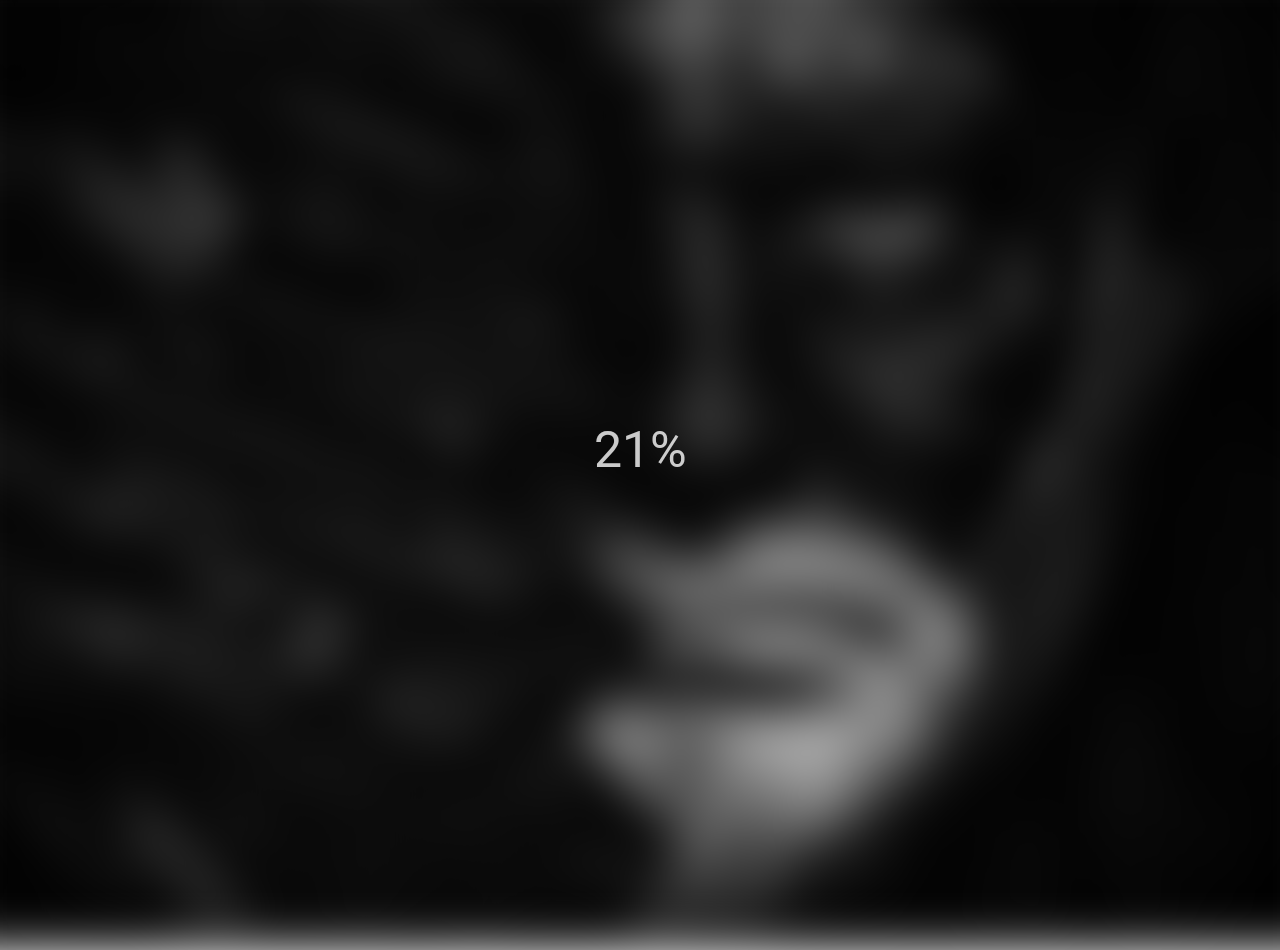
<file: blurry-loading/index.html>
<!DOCTYPE html>
<html lang="en">
  <head>
    <meta charset="UTF-8" />
    <meta name="viewport" content="width=device-width, initial-scale=1.0" />
    <title>Blurry Loading</title>
    <link
      rel="stylesheet"
      href="https://cdnjs.cloudflare.com/ajax/libs/font-awesome/5.15.2/css/all.min.css"
      integrity="sha512-HK5fgLBL+xu6dm/Ii3z4xhlSUyZgTT9tuc/hSrtw6uzJOvgRr2a9jyxxT1ely+B+xFAmJKVSTbpM/CuL7qxO8w=="
      crossorigin="anonymous"
    />
    <link rel="stylesheet" href="style.css" />
  </head>
  <body>
    <section class="bg"></section>
    <div class="loading-text">0%</div>

    <script src="script.js"></script>
  </body>
</html>
</file>
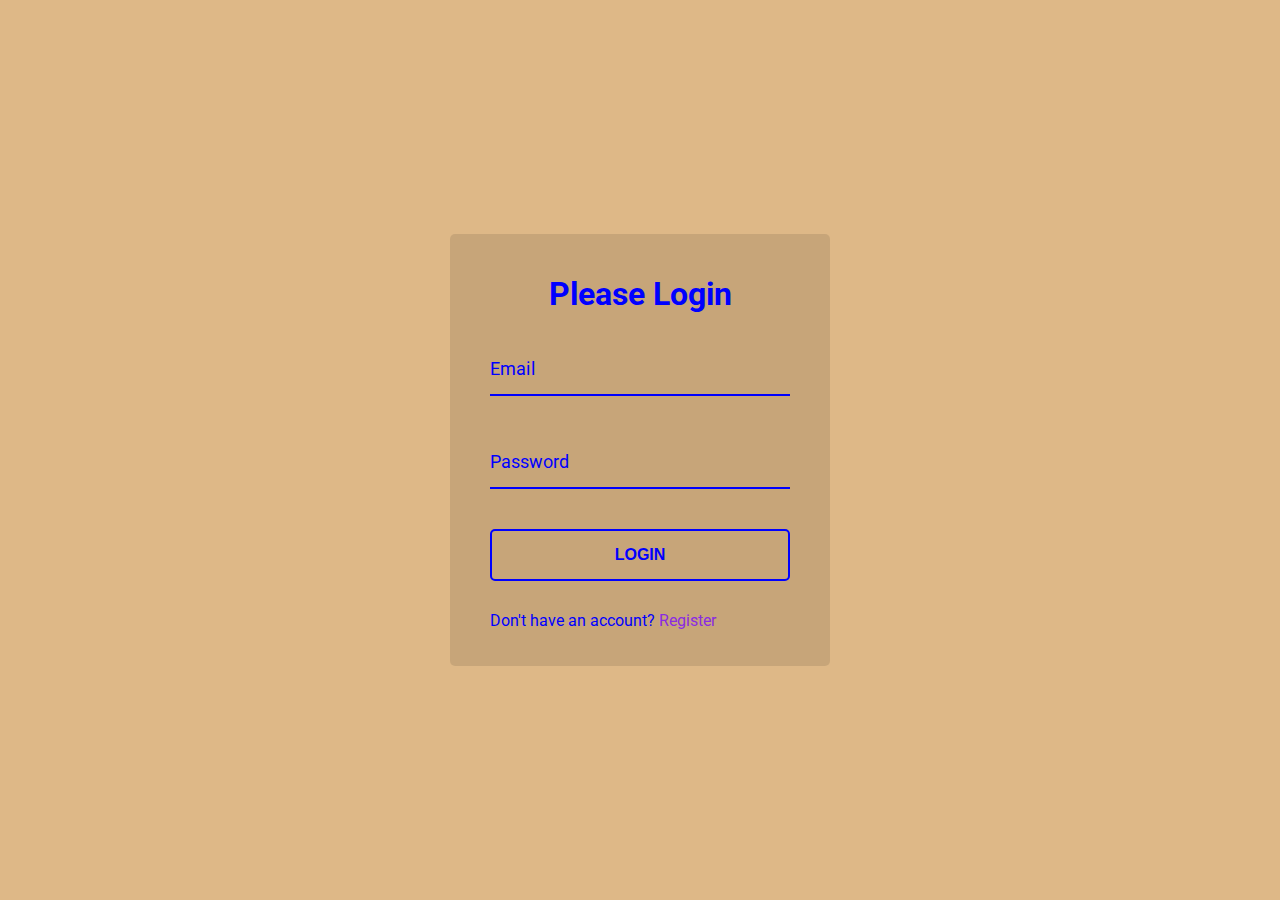
<file: form-wave-animation/index.html>
<!DOCTYPE html>
<html lang="en">
  <head>
    <meta charset="UTF-8" />
    <meta name="viewport" content="width=device-width, initial-scale=1.0" />
    <title>Form Wave Animation</title>
    <link
      rel="stylesheet"
      href="https://cdnjs.cloudflare.com/ajax/libs/font-awesome/5.15.2/css/all.min.css"
      integrity="sha512-HK5fgLBL+xu6dm/Ii3z4xhlSUyZgTT9tuc/hSrtw6uzJOvgRr2a9jyxxT1ely+B+xFAmJKVSTbpM/CuL7qxO8w=="
      crossorigin="anonymous"
    />
    <link rel="stylesheet" href="style.css" />
  </head>
  <body>
    <div class="container">
      <h1>Please Login</h1>
      <form>
        <div class="form-control">
          <input type="text" required />
          <label>Email</label>
        </div>
        <div class="form-control">
          <input type="password" required />
          <label>Password</label>
        </div>
        <button class="btn">Login</button>
        <p class="text">Don't have an account? <a href="#">Register</a></p>
      </form>
    </div>
    <script src="script.js"></script>
  </body>
</html>
</file>
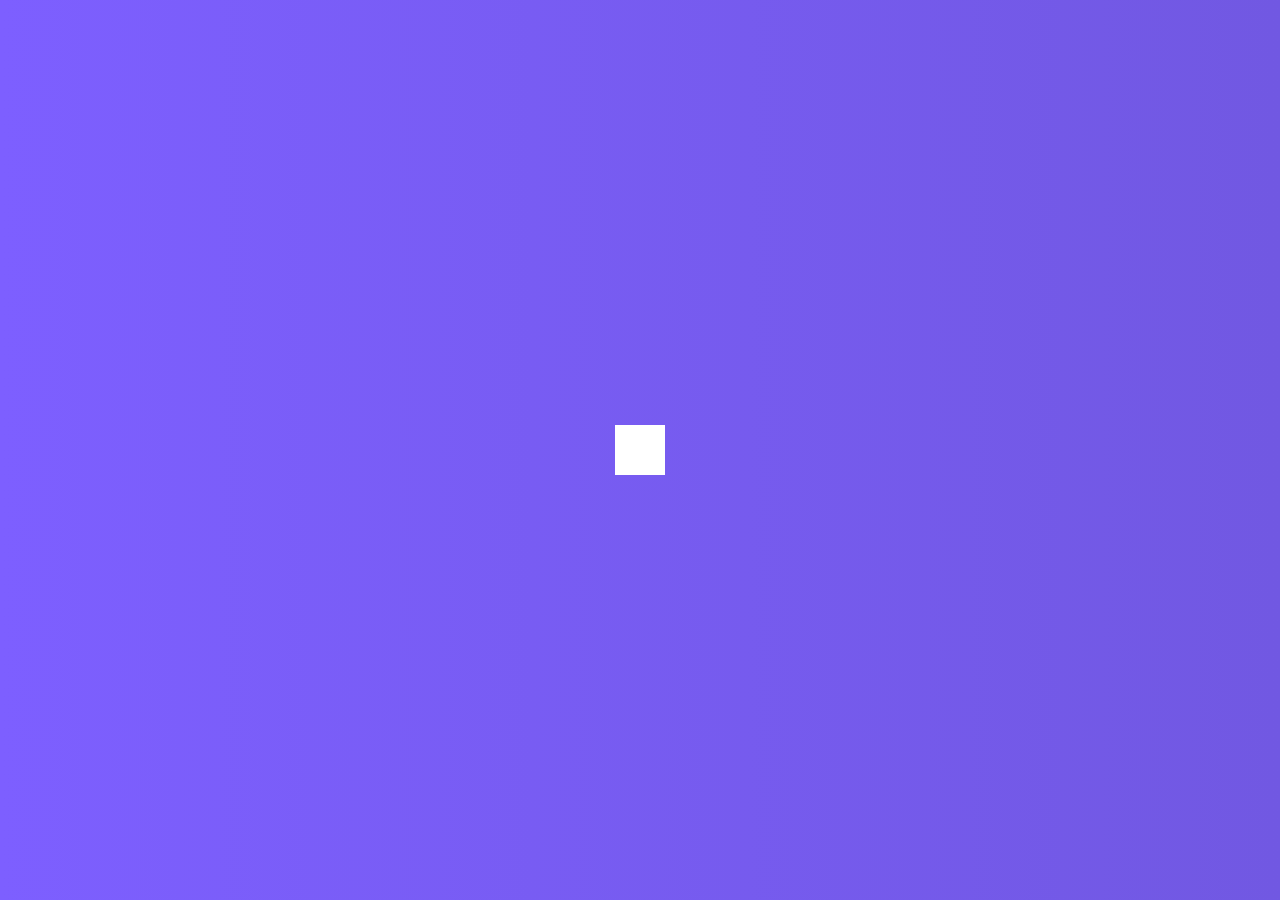
<file: hidden-search/index.html>
<!DOCTYPE html>
<html lang="en">
  <head>
    <meta charset="UTF-8" />
    <meta name="viewport" content="width=device-width, initial-scale=1.0" />
    <title>Hidden Search</title>
    <link
      rel="stylesheet"
      href="https://cdnjs.cloudflare.com/ajax/libs/font-awesome/5.15.2/css/all.min.css"
      integrity="sha512-HK5fgLBL+xu6dm/Ii3z4xhlSUyZgTT9tuc/hSrtw6uzJOvgRr2a9jyxxT1ely+B+xFAmJKVSTbpM/CuL7qxO8w=="
      crossorigin="anonymous"
    />
    <link rel="stylesheet" href="style.css" />
  </head>
  <body>
    <div class="search">
      <input type="text" class="input" placeholder="Search... " />
      <button class="btn">
        <i class="fas fa-search"></i>
      </button>
    </div>

    <script src="script.js"></script>
  </body>
</html>
</file>
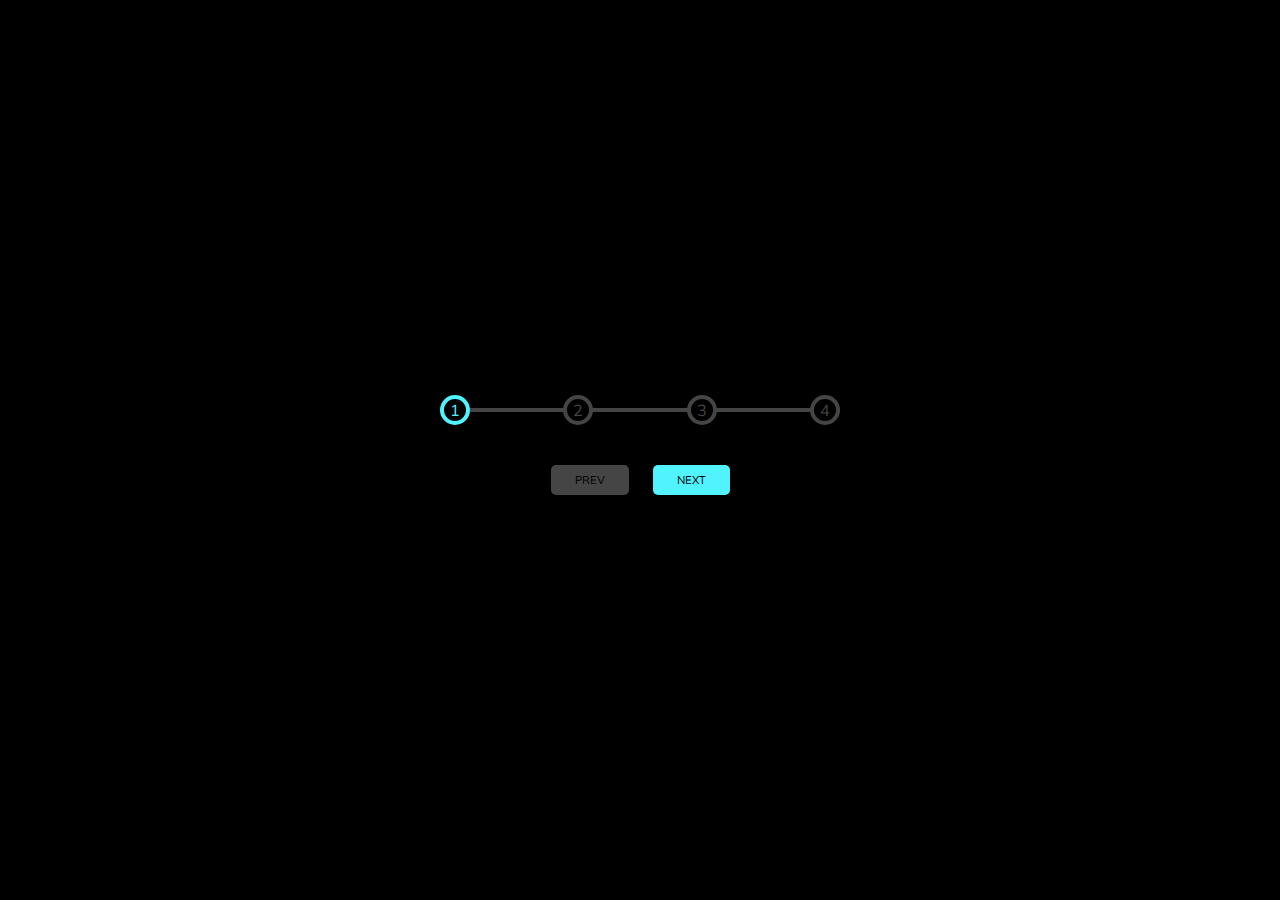
<file: progress-steps/index.html>
<!DOCTYPE html>
<html lang="en">
  <head>
    <meta charset="UTF-8" />
    <meta name="viewport" content="width=device-width, initial-scale=1.0" />
    <title>My project</title>
    <!-- <link
      rel="stylesheet"
      href="https://cdnjs.cloudflare.com/ajax/libs/font-awesome/5.15.2/css/all.min.css"
      integrity="sha512-HK5fgLBL+xu6dm/Ii3z4xhlSUyZgTT9tuc/hSrtw6uzJOvgRr2a9jyxxT1ely+B+xFAmJKVSTbpM/CuL7qxO8w=="
      crossorigin="anonymous"
    /> -->
    <link rel="stylesheet" href="style.css" />
  </head>
  <body>
    <div class="container">
      <div class="progress-container">
        <div class="progress" id="progress"></div>
        <div class="circle active">1</div>
        <div class="circle">2</div>
        <div class="circle">3</div>
        <div class="circle">4</div>
      </div>
      <button class="btn" id="prev" disabled>Prev</button>
      <button class="btn" id="next">Next</button>
    </div>

    <script src="script.js"></script>
  </body>
</html>
</file>
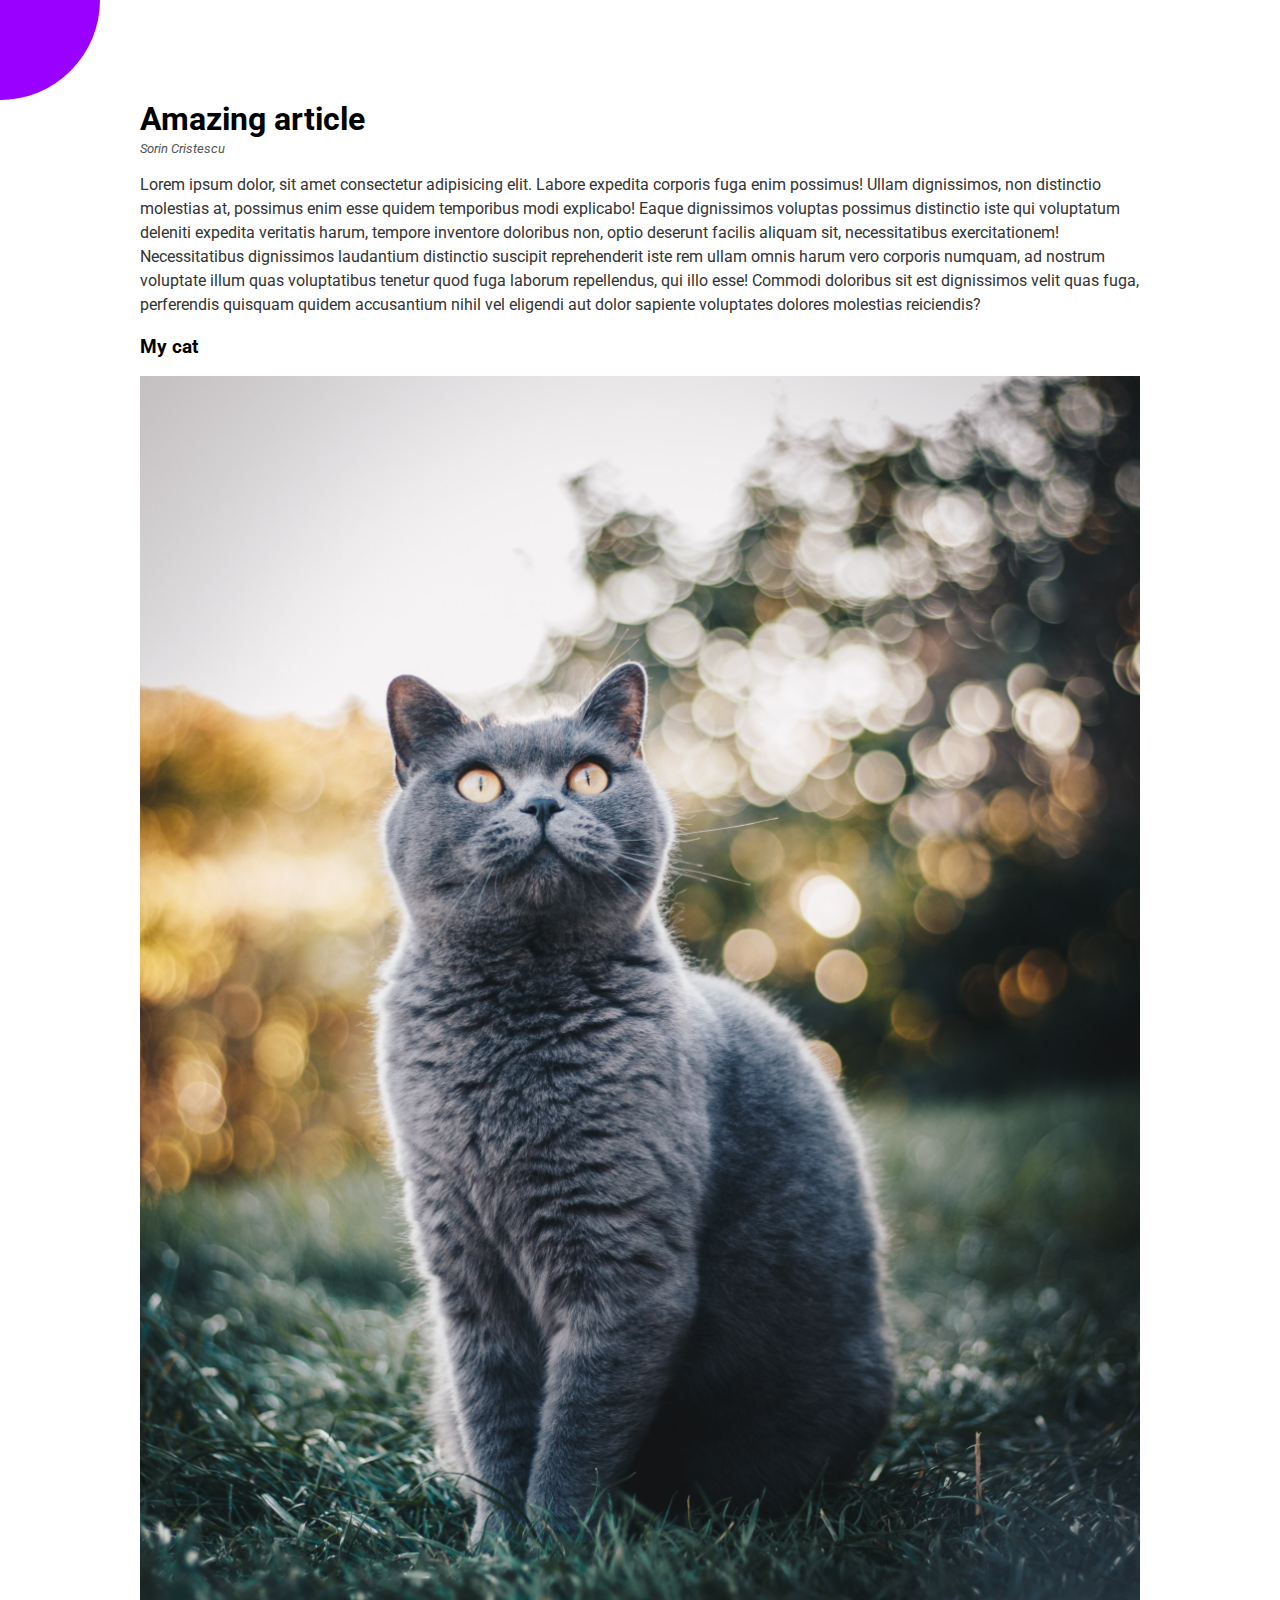
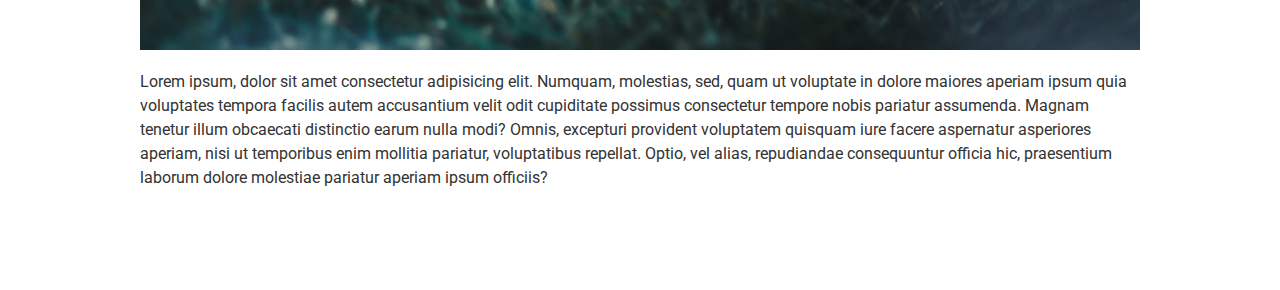
<file: rotating-navigation/index.html>
<!DOCTYPE html>
<html lang="en">
  <head>
    <meta charset="UTF-8" />
    <meta name="viewport" content="width=device-width, initial-scale=1.0" />
    <title>Rotating Navigation</title>
    <link
      rel="stylesheet"
      href="https://cdnjs.cloudflare.com/ajax/libs/font-awesome/5.15.2/css/all.min.css"
      integrity="sha512-HK5fgLBL+xu6dm/Ii3z4xhlSUyZgTT9tuc/hSrtw6uzJOvgRr2a9jyxxT1ely+B+xFAmJKVSTbpM/CuL7qxO8w=="
      crossorigin="anonymous"
    />
    <link rel="stylesheet" href="style.css" />
  </head>
  <body>
    <div class="container">
      <div class="circle-container">
        <div class="circle">
          <button id="close">
            <i class="fas fa-times"></i>
          </button>
          <button id="open">
            <i class="fas fa-bars"></i>
          </button>
        </div>
      </div>
      <div class="content">
        <h1>Amazing article</h1>
        <small>Sorin Cristescu</small>
        <p>
          Lorem ipsum dolor, sit amet consectetur adipisicing elit. Labore
          expedita corporis fuga enim possimus! Ullam dignissimos, non
          distinctio molestias at, possimus enim esse quidem temporibus modi
          explicabo! Eaque dignissimos voluptas possimus distinctio iste qui
          voluptatum deleniti expedita veritatis harum, tempore inventore
          doloribus non, optio deserunt facilis aliquam sit, necessitatibus
          exercitationem! Necessitatibus dignissimos laudantium distinctio
          suscipit reprehenderit iste rem ullam omnis harum vero corporis
          numquam, ad nostrum voluptate illum quas voluptatibus tenetur quod
          fuga laborum repellendus, qui illo esse! Commodi doloribus sit est
          dignissimos velit quas fuga, perferendis quisquam quidem accusantium
          nihil vel eligendi aut dolor sapiente voluptates dolores molestias
          reiciendis?
        </p>
        <h3>My cat</h3>
        <img src="images/cat.jpg" alt="" />
        <p>
          Lorem ipsum, dolor sit amet consectetur adipisicing elit. Numquam,
          molestias, sed, quam ut voluptate in dolore maiores aperiam ipsum quia
          voluptates tempora facilis autem accusantium velit odit cupiditate
          possimus consectetur tempore nobis pariatur assumenda. Magnam tenetur
          illum obcaecati distinctio earum nulla modi? Omnis, excepturi
          provident voluptatem quisquam iure facere aspernatur asperiores
          aperiam, nisi ut temporibus enim mollitia pariatur, voluptatibus
          repellat. Optio, vel alias, repudiandae consequuntur officia hic,
          praesentium laborum dolore molestiae pariatur aperiam ipsum officiis?
        </p>
      </div>
    </div>
    <nav>
      <ul>
        <li>
          <i class="fas fa-home"></i>
          Home
        </li>
        <li>
          <i class="fas fa-user-alt"></i>
          About
        </li>
        <li>
          <i class="fas fa-envelope"></i>
          Contact
        </li>
      </ul>
    </nav>

    <script src="script.js"></script>
  </body>
</html>
</file>
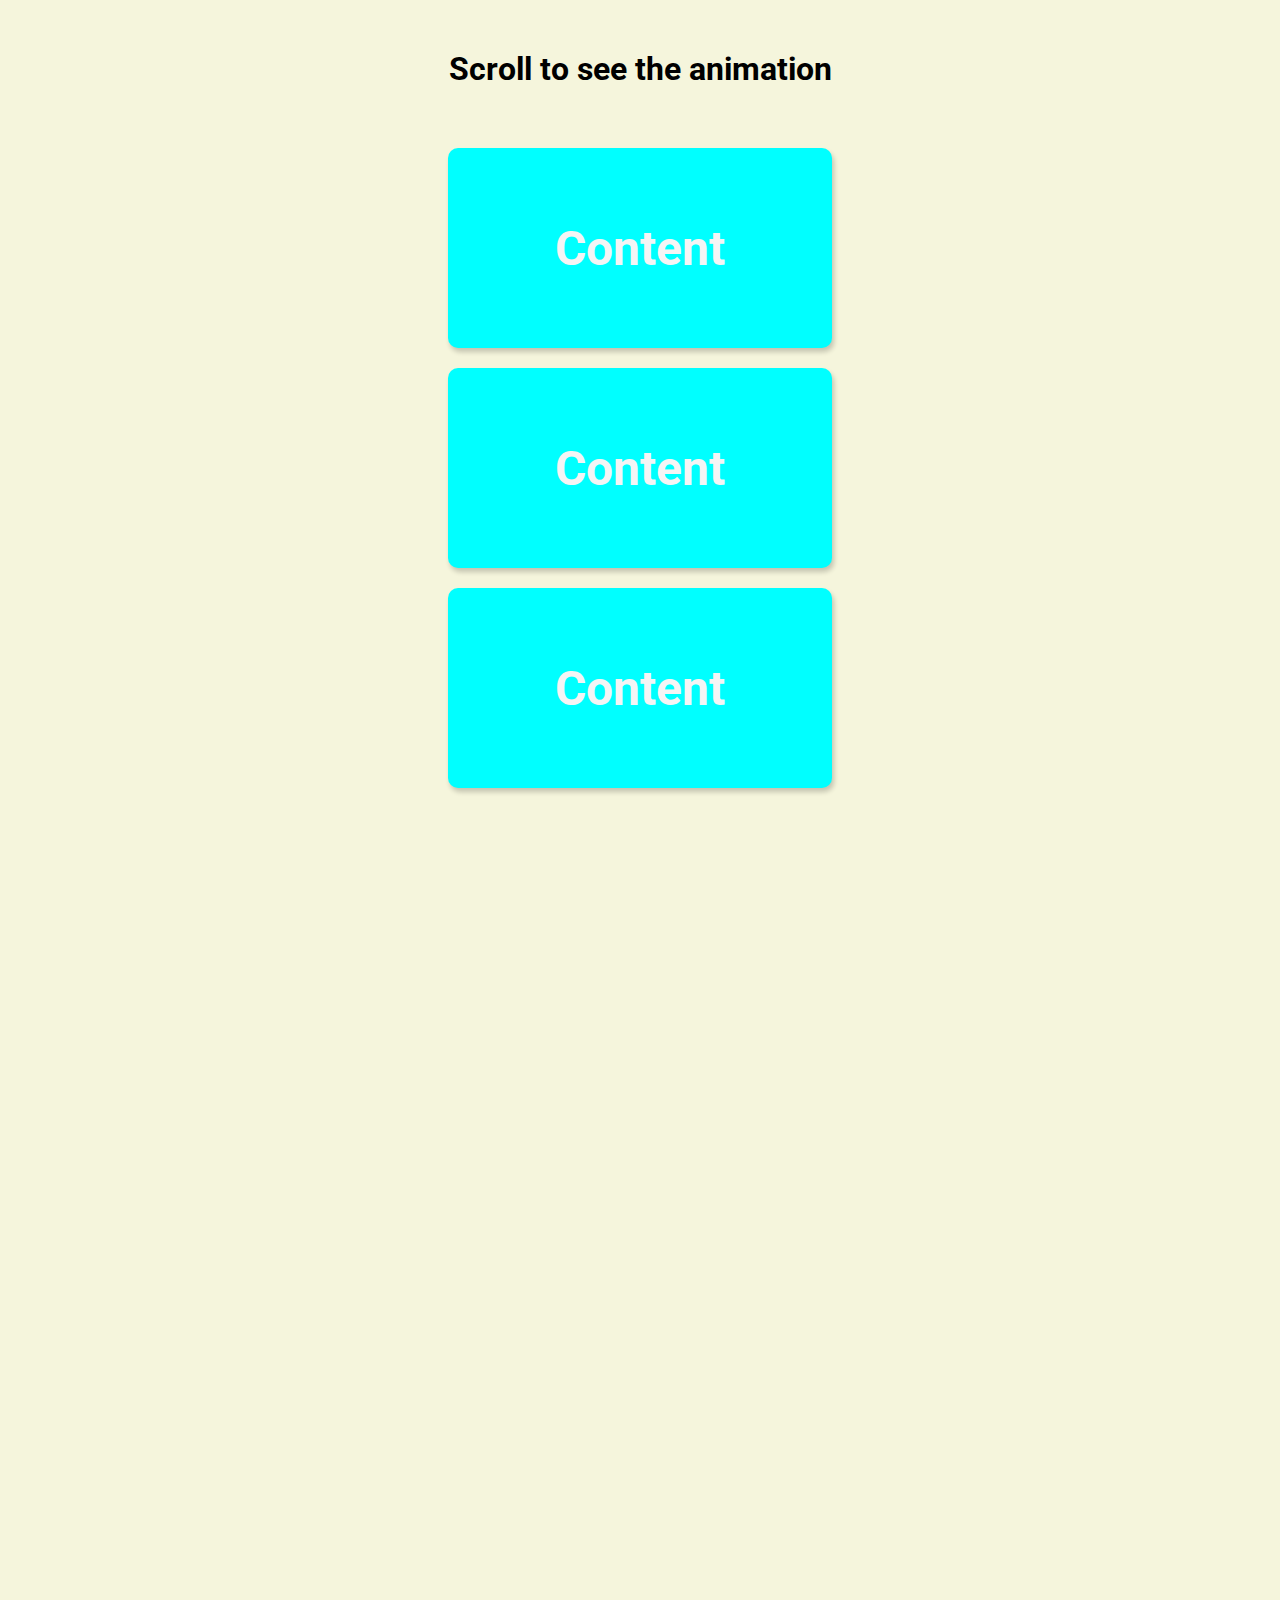
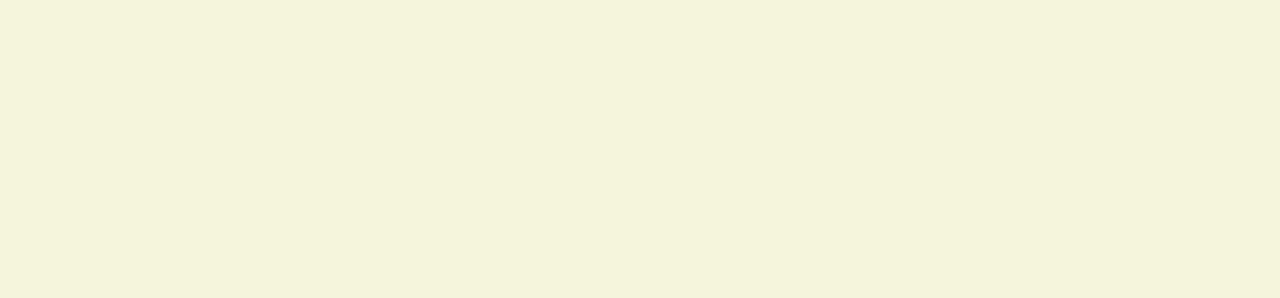
<file: scroll-animation/index.html>
<!DOCTYPE html>
<html lang="en">
  <head>
    <meta charset="UTF-8" />
    <meta name="viewport" content="width=device-width, initial-scale=1.0" />
    <title>Scroll Animation</title>
    <!-- <link
      rel="stylesheet"
      href="https://cdnjs.cloudflare.com/ajax/libs/font-awesome/5.15.2/css/all.min.css"
      integrity="sha512-HK5fgLBL+xu6dm/Ii3z4xhlSUyZgTT9tuc/hSrtw6uzJOvgRr2a9jyxxT1ely+B+xFAmJKVSTbpM/CuL7qxO8w=="
      crossorigin="anonymous"
    /> -->
    <link rel="stylesheet" href="style.css" />
  </head>
  <body>
    <h1>Scroll to see the animation</h1>
    <div class="box">
      <h2>Content</h2>
    </div>
    <div class="box">
      <h2>Content</h2>
    </div>
    <div class="box">
      <h2>Content</h2>
    </div>
    <div class="box">
      <h2>Content</h2>
    </div>
    <div class="box">
      <h2>Content</h2>
    </div>
    <div class="box">
      <h2>Content</h2>
    </div>
    <div class="box">
      <h2>Content</h2>
    </div>
    <div class="box">
      <h2>Content</h2>
    </div>
    <script src="script.js"></script>
  </body>
</html>
</file>
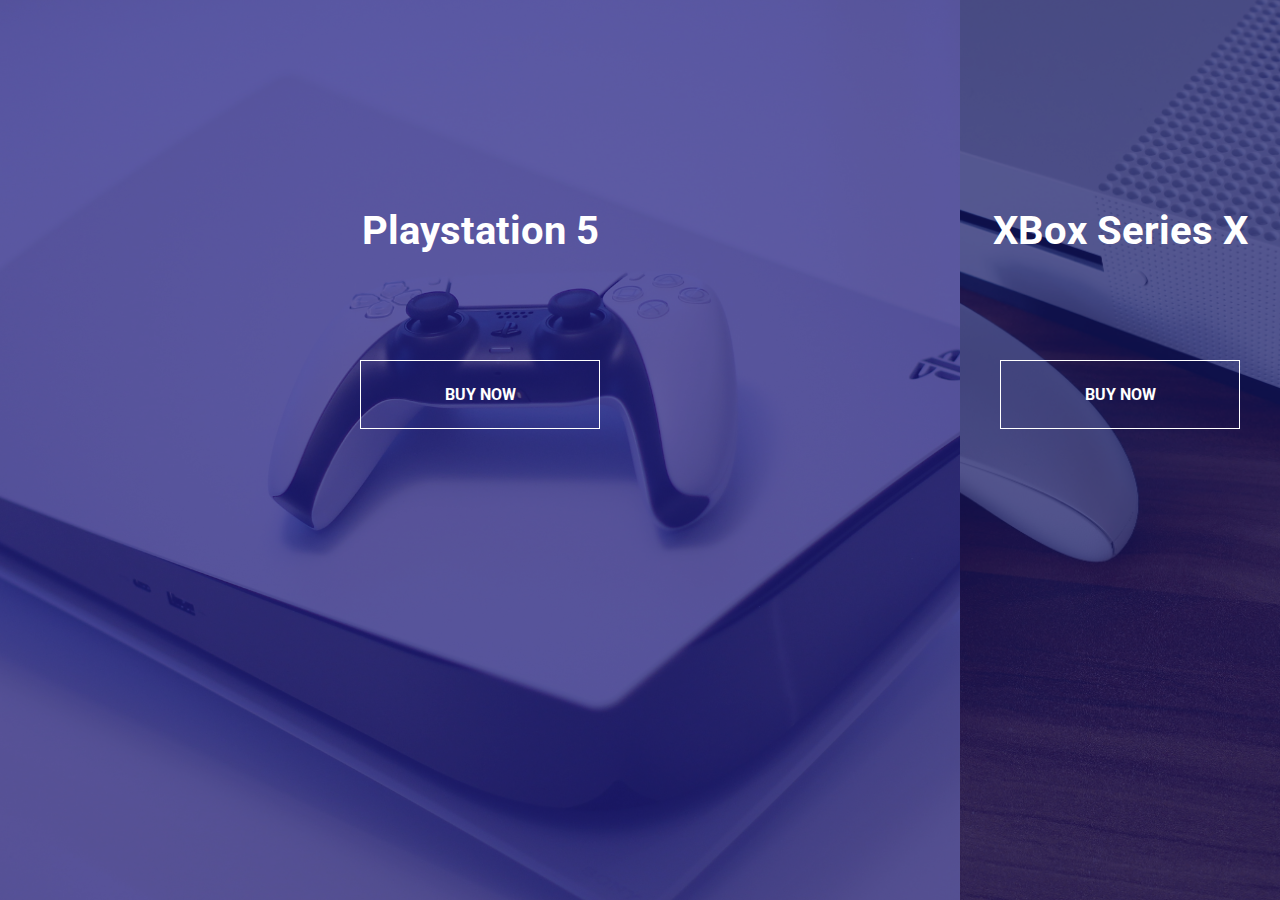
<file: split-landing-page/index.html>
<!DOCTYPE html>
<html lang="en">
  <head>
    <meta charset="UTF-8" />
    <meta name="viewport" content="width=device-width, initial-scale=1.0" />
    <title>Split Landing Page</title>
    <!-- <link
      rel="stylesheet"
      href="https://cdnjs.cloudflare.com/ajax/libs/font-awesome/5.15.2/css/all.min.css"
      integrity="sha512-HK5fgLBL+xu6dm/Ii3z4xhlSUyZgTT9tuc/hSrtw6uzJOvgRr2a9jyxxT1ely+B+xFAmJKVSTbpM/CuL7qxO8w=="
      crossorigin="anonymous"
    /> -->
    <link rel="stylesheet" href="style.css" />
  </head>
  <body>
    <div class="container">
      <div class="split left">
        <h1>Playstation 5</h1>
        <a href="#" class="btn">Buy now</a>
      </div>
      <div class="split right">
        <h1>XBox Series X</h1>
        <a href="#" class="btn">Buy now</a>
      </div>
    </div>
    <script src="script.js"></script>
  </body>
</html>
</file>
<file: blurry-loading/style.css>
@import url("https://fonts.googleapis.com/css2?family=Roboto:wght@400;700;900&display=swap");

* {
  box-sizing: border-box;
}

body {
  font-family: "Roboto", sans-serif;
  margin: 0;
  display: flex;
  align-items: center;
  justify-content: center;
  height: 100vh;
  overflow: hidden;
}

.bg {
  background: url(images/image.jpg) no-repeat center center/cover;
  position: absolute;
  top: -50px;
  left: -50px;
  width: calc(100vw + 100px);
  height: calc(100vh + 100px);
  z-index: -1;
  filter: blur(0px);
}

.loading-text {
  font-size: 50px;
  color: #fff;
}
</file>
<file: form-wave-animation/style.css>
@import url("https://fonts.googleapis.com/css2?family=Roboto:wght@400;700;900&display=swap");

* {
  box-sizing: border-box;
}

body {
  background-color: burlywood;
  color: blue;
  font-family: "Roboto", sans-serif;
  margin: 0;
  display: flex;
  flex-direction: column;
  align-items: center;
  justify-content: center;
  height: 100vh;
  overflow: hidden;
}

.container {
  background-color: rgba(0, 0, 0, 0.1);
  padding: 20px 40px;
  border-radius: 5px;
}

.container h1 {
  text-align: center;
  margin-bottom: 30px;
}

.container a {
  text-decoration: none;
  color: blueviolet;
}

.btn {
  cursor: pointer;
  width: 100%;
  display: inline-block;
  padding: 15px;
  font-size: 16px;
  font-weight: bold;
  text-transform: uppercase;
  border: 2px solid blue;
  border-radius: 5px;
  background-color: transparent;
  color: blue;
}

.btn:hover {
  border: 2px solid blue;
  border-radius: 5px;
  background-color: blue;
  color: white;
}

.btn:focus {
  outline: 0;
}

.btn:active {
  transform: scale(0.98);
}

.text {
  margin-top: 30px;
}

.form-control {
  position: relative;
  width: 300px;
  margin: 20px 0px 40px;
}

.form-control input {
  background-color: transparent;
  border: 0;
  border-bottom: 2px solid blue;
  display: block;
  width: 100%;
  padding: 15px 0;
  font-size: 18px;
  color: blue;
}

.form-control input:focus,
.form-control input:valid {
  outline: 0;
}

.form-control label {
  position: absolute;
  top: 15px;
  left: 0;
}

.form-control label span {
  display: inline-block;
  font-size: 18px;
  min-width: 5px;
  transition: 0.3s cubic-bezier(0.68, -0.55, 0.265, 1.55);
}

.form-control input:focus + label span,
.form-control input:valid + label span {
  transform: translateY(-30px);
}
</file>
<file: hidden-search/style.css>
@import url("https://fonts.googleapis.com/css2?family=Roboto:wght@400;700;900&display=swap");

* {
  box-sizing: border-box;
}

body {
  background-image: linear-gradient(90deg, #7d5fff, #7158e2);
  font-family: "Roboto", sans-serif;
  margin: 0;
  display: flex;
  align-items: center;
  justify-content: center;
  height: 100vh;
  overflow: hidden;
}

.search {
  position: relative;
  height: 50px;
}

.search .input {
  background-color: #fff;
  border: 0;
  font-size: 18px;
  padding: 15px;
  height: 50px;
  width: 50px;
  transition: width 0.3s ease;
}

.btn {
  background-color: #fff;
  border: 0;
  cursor: pointer;
  font-size: 24px;
  position: absolute;
  top: 0;
  left: 0;
  height: 50px;
  width: 50px;
  transition: transform 0.3s ease;
}

.btn:focus,
.input:focus {
  outline: none;
}

.search.active .input {
  width: 200px;
}

.search.active .btn {
  transform: translateX(198px);
}
</file>
<file: progress-steps/style.css>
@import url("https://fonts.googleapis.com/css?family=Muli");

:root {
  --line-border-fill: rgb(80, 243, 255);
  --line-border-empty: #464545;
  --background: #000000;
}

* {
  box-sizing: border-box;
}

body {
  background-color: var(--background);
  font-family: "Muli", sans-serif;
  margin: 0;
  display: flex;
  flex-direction: column;
  align-items: center;
  justify-content: center;
  height: 100vh;
  overflow: hidden;
}

.container {
  text-align: center;
}

.progress-container {
  display: flex;
  justify-content: space-between;
  position: relative;
  margin-bottom: 30px;
  max-width: 100%;
  width: 400px;
}

.progress-container::before {
  content: "";
  background-color: var(--line-border-empty);
  position: absolute;
  top: 50%;
  left: 0;
  transform: translateY(-50%);
  height: 4px;
  width: 100%;
  z-index: -1;
}

.progress {
  background-color: var(--line-border-fill);
  position: absolute;
  top: 50%;
  left: 0;
  transform: translateY(-50%);
  height: 4px;
  width: 0%;
  z-index: -1;
  transition: 0.4s ease;
}

.circle {
  background-color: var(--background);
  color: var(--line-border-empty);
  border-radius: 50%;
  height: 30px;
  width: 30px;
  display: flex;
  align-items: center;
  justify-content: center;
  border: 4px solid var(--line-border-empty);
  transition: 0.4s ease 0.2s;
}

.circle.active {
  border-color: var(--line-border-fill);
  color: var(--line-border-fill);
}

.btn {
  background-color: var(--line-border-fill);
  color: var(--background);
  text-transform: uppercase;
  /* width: 100px;
  height: 35px; */
  margin: 10px;
  border: 0;
  cursor: pointer;
  font-family: inherit;
  font-size: 0.7rem;
  padding: 8px 24px;
  border-radius: 5px;
}

.btn:active {
  transform: scale(0.98);
}

.btn:focus {
  outline: 0;
}

.btn:disabled {
  background-color: var(--line-border-empty);
  cursor: not-allowed;
}
</file>
<file: rotating-navigation/style.css>
@import url("https://fonts.googleapis.com/css2?family=Roboto:wght@400;700;900&display=swap");

* {
  box-sizing: border-box;
}

body {
  font-family: "Roboto", sans-serif;
  background-color: #333;
  margin: 0;
  height: 100vh;
  overflow-x: hidden;
}

.container {
  background-color: #fff;
  transform-origin: top left;
  transition: transform 0.5s linear;
  width: 100vw;
  min-height: 100vh;
  padding: 50px;
}

.container.show-nav {
  transform: rotate(-20deg);
}

.container.show-nav + nav li {
  transform: translateX(0);
  transition-delay: 0.3s;
}

.circle-container {
  position: fixed;
  top: -100px;
  left: -100px;
}

.circle {
  background-color: rgb(153, 0, 255);
  height: 200px;
  width: 200px;
  border-radius: 50%;
  position: relative;
  transition: transform 0.5s linear;
}

.container.show-nav .circle {
  transform: rotate(-70deg);
}

.circle button {
  position: absolute;
  top: 50%;
  left: 50%;
  height: 100px;
  background-color: transparent;
  border: 0;
  font-size: 26px;
  color: #fff;
  cursor: pointer;
}

.circle button:focus {
  outline: none;
}

.circle button#open {
  left: 60%;
}

.circle button#close {
  top: 60%;
  transform: rotate(90deg);
  transform-origin: top left;
}

nav {
  position: fixed;
  bottom: 40px;
  left: 0;
  z-index: 100;
}

nav ul {
  list-style-type: none;
  padding-left: 30px;
}

nav ul li {
  text-transform: uppercase;
  color: #fff;
  margin: 40px 0;
  transform: translateX(-100%);
  transition: transform 0.4s ease-in;
}

nav ul li i {
  font-size: 20px;
  margin-right: 10px;
}

nav ul li + li {
  margin-left: 15px;
  transform: translateX(-150%);
}

nav ul li + li + li {
  margin-left: 30px;
  transform: translateX(-200%);
}

.content {
  max-width: 1000px;
  margin: 50px auto;
}

.content img {
  max-width: 100%;
}

.content h1 {
  margin: 0;
}

.content small {
  color: #555;
  font-style: italic;
}

.content p {
  color: #333;
  line-height: 1.5;
}
</file>
<file: scroll-animation/style.css>
@import url("https://fonts.googleapis.com/css2?family=Roboto:wght@400;700;900&display=swap");

* {
  box-sizing: border-box;
}

body {
  background-color: beige;
  font-family: "Roboto", sans-serif;
  margin: 0;
  display: flex;
  flex-direction: column;
  align-items: center;
  justify-content: center;
  overflow-x: hidden;
}

h1 {
  margin: 50px;
}

.box {
  background-color: aqua;
  color: whitesmoke;
  width: 30%;
  height: 200px;
  margin: 10px;
  display: flex;
  align-items: center;
  justify-content: center;
  border-radius: 10px;
  box-shadow: 2px 4px 5px rgba(0, 0, 0, 0.2);
  transform: translateX(400%);
  transition: transform 0.5s ease;
}

.box:nth-of-type(even) {
  transform: translateX(-400%);
}

.box.show {
  transform: translateX(0);
}

.box h2 {
  font-size: 48px;
}
</file>
<file: split-landing-page/style.css>
@import url("https://fonts.googleapis.com/css2?family=Roboto:wght@400;700;900&display=swap");

:root {
  --left-bg-color: rgba(33, 29, 136, 0.7);
  --right-bg-color: rgba(20, 20, 100, 0.7);
  --hover-width: 75%;
  --other-width: 25%;
  --speed: 1s;
}
* {
  box-sizing: border-box;
}

body {
  font-family: "Roboto", sans-serif;
  margin: 0;
  height: 100vh;
  overflow: hidden;
}

h1 {
  position: absolute;
  left: 50%;
  top: 20%;
  transform: translateX(-50%);
  font-size: 2.5rem;
  white-space: nowrap;
  color: #fff;
}

.container {
  position: relative;
  width: 100%;
  height: 100%;
  background-color: #777;
}

.split {
  width: 50%;
  height: 100%;
  position: absolute;
  overflow: hidden;
}

.split.left {
  left: 0;
  background: url("images/playstation.jpg") no-repeat center center/cover;
}

.split.left::before {
  content: "";
  width: 100%;
  height: 100%;
  position: absolute;
  background-color: var(--left-bg-color);
}

.split.right {
  right: 0;
  background: url("images/xbox.jpg") no-repeat center center/cover;
}

.split.right::before {
  content: "";
  width: 100%;
  height: 100%;
  position: absolute;
  background-color: var(--right-bg-color);
}
.split.right,
.split.left,
.split.left::before,
.split.right::before {
  transition: all var(--speed) ease-in-out;
}

.btn {
  position: absolute;
  left: 50%;
  top: 40%;
  transform: translateX(-50%);
  text-decoration: none;
  color: #fff;
  border: 1px solid #fff;
  font-size: 1rem;
  font-weight: bold;
  text-transform: uppercase;
  width: 15rem;
  padding: 1.5rem;
  display: flex;
  align-items: center;
  justify-content: center;
}

.btn:hover {
  color: #000;
  background-color: #fff;
}

.hover-left .left {
  width: var(--hover-width);
}
/* .hover-left .left h1 {
  font-size: 4rem;
} */

.hover-left .right {
  width: var(--other-width);
}

.hover-right .right {
  width: var(--hover-width);
}
/* .hover-right .right h1 {
  font-size: 4rem;
} */

.hover-right .left {
  width: var(--other-width);
}
</file>
